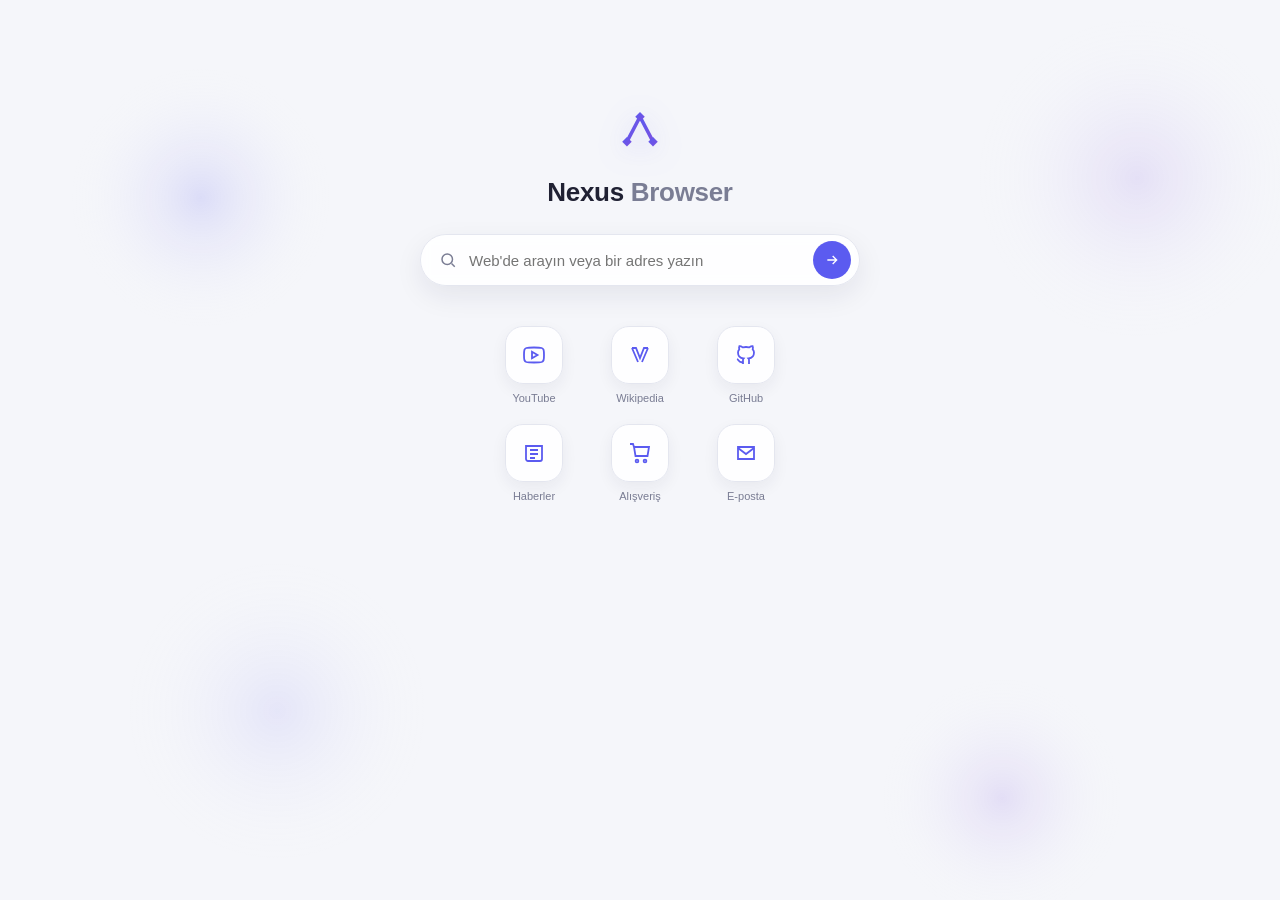
<file: app/src/main/assets/home/index.html>
<!DOCTYPE html>
<html lang="tr">
<head>
<meta charset="UTF-8" />
<meta name="viewport" content="width=device-width, initial-scale=1, maximum-scale=1" />
<title>Yeni Sekme</title>
<style>
  :root {
    --bg:#f5f6fa; --surface:#ffffff; --border:#e4e6ef; --text:#202133; --text-dim:#7a7d94;
    --accent:#5b5bf0; --accent2:#7a4fe0;
  }
  [data-theme="true"] {
    --bg:#0f0f14; --surface:#1a1a24; --border:#2a2a3a; --text:#e8e8ee; --text-dim:#8a8a9a;
  }
  * { box-sizing: border-box; }
  html, body {
    margin: 0; height: 100%; overflow-x: hidden;
    background: var(--bg);
    color: var(--text);
    font-family: -apple-system, Roboto, "Segoe UI", Arial, sans-serif;
  }
  #bgCanvas { position: fixed; inset: 0; width: 100%; height: 100%; z-index: 0; }
  .page {
    position: relative; z-index: 1;
    display: flex; flex-direction: column; align-items: center;
    min-height: 100%;
    padding: 11vh 20px 40px 20px;
  }
  .logo-mark { width: 64px; height: 64px; margin-bottom: 14px; filter: drop-shadow(0 6px 14px rgba(91,91,240,.28)); }
  .logo-text { font-size: 26px; font-weight: 800; letter-spacing: -0.3px; margin-bottom: 26px; }
  .logo-text .dim { color: var(--text-dim); font-weight: 600; }

  form.search {
    width: 100%; max-width: 440px; height: 52px;
    background: rgba(255,255,255,.9); backdrop-filter: blur(6px);
    border: 1px solid var(--border); border-radius: 999px;
    display: flex; align-items: center; padding: 0 8px 0 18px; gap: 10px;
    box-shadow: 0 10px 28px rgba(30,30,60,.08);
    transition: box-shadow .2s ease, transform .15s ease;
  }
  form.search:focus-within { box-shadow: 0 10px 30px rgba(91,91,240,.22); transform: translateY(-1px); }
  form.search svg { width: 18px; height: 18px; stroke: var(--text-dim); fill: none; stroke-width: 2; flex-shrink: 0; }
  form.search input { flex: 1; border: none; outline: none; background: transparent; font-size: 15px; color: var(--text); }
  form.search button {
    width: 38px; height: 38px; border-radius: 50%; border: none;
    background: var(--accent); color: #fff; display: flex; align-items: center; justify-content: center; flex-shrink: 0;
  }
  form.search button svg { stroke: #fff; width: 16px; height: 16px; }

  .quick-links {
    display: grid; grid-template-columns: repeat(3, 86px); gap: 20px; margin-top: 40px; justify-content: center;
  }
  .quick-link { display: flex; flex-direction: column; align-items: center; gap: 8px; text-decoration: none; }
  .qcard {
    width: 58px; height: 58px; border-radius: 18px;
    background: rgba(255,255,255,.85); backdrop-filter: blur(4px);
    border: 1px solid var(--border);
    display: flex; align-items: center; justify-content: center;
    box-shadow: 0 6px 16px rgba(30,30,60,.06);
    transition: transform .15s ease;
  }
  .quick-link:active .qcard { transform: scale(.94); }
  .qcard svg { width: 24px; height: 24px; stroke: var(--accent); fill: none; stroke-width: 1.8; }
  .qlabel { font-size: 11px; color: var(--text-dim); text-align: center; }
</style>
</head>
<body>
  <canvas id="bgCanvas"></canvas>

  <div class="page">
    <svg class="logo-mark" viewBox="0 0 108 108">
      <defs>
        <linearGradient id="g1" x1="0" y1="0" x2="1" y2="1">
          <stop offset="0" stop-color="#5b5bf0"/><stop offset="1" stop-color="#7a4fe0"/>
        </linearGradient>
      </defs>
      <path d="M54,30 L32,72" stroke="url(#g1)" stroke-width="6" stroke-linecap="round"/>
      <path d="M32,72 L76,72" stroke="url(#g1)" stroke-width="6" stroke-linecap="round"/>
      <path d="M76,72 L54,30" stroke="url(#g1)" stroke-width="6" stroke-linecap="round"/>
      <path fill="url(#g1)" d="M54,22 L62,30 L54,38 L46,30 Z"/>
      <path fill="url(#g1)" d="M32,64 L40,72 L32,80 L24,72 Z"/>
      <path fill="url(#g1)" d="M76,64 L84,72 L76,80 L68,72 Z"/>
    </svg>
    <div class="logo-text">Nexus<span class="dim"> Browser</span></div>

    <form class="search" action="javascript:void(0)" id="searchForm">
      <svg viewBox="0 0 24 24"><circle cx="11" cy="11" r="7"/><path d="M21 21l-4.3-4.3"/></svg>
      <input type="text" id="q" placeholder="Web'de arayın veya bir adres yazın" autocomplete="off" />
      <button type="submit" aria-label="Ara"><svg viewBox="0 0 24 24"><path d="M5 12h14M13 6l6 6-6 6"/></svg></button>
    </form>

    <div class="quick-links">
      <a class="quick-link" href="https://www.youtube.com">
        <div class="qcard"><svg viewBox="0 0 24 24"><path d="M22 12s0-3.5-.4-5.1c-.3-.9-1-1.6-1.9-1.9C18 4.5 12 4.5 12 4.5s-6 0-7.7.5c-.9.3-1.6 1-1.9 1.9C2 8.5 2 12 2 12s0 3.5.4 5.1c.3.9 1 1.6 1.9 1.9 1.7.5 7.7.5 7.7.5s6 0 7.7-.5c.9-.3 1.6-1 1.9-1.9.4-1.6.4-5.1.4-5.1Z"/><path d="M10 15.2 15.5 12 10 8.8Z"/></svg></div>
        <div class="qlabel">YouTube</div>
      </a>
      <a class="quick-link" href="https://www.wikipedia.org">
        <div class="qcard"><svg viewBox="0 0 24 24"><path d="M4 5h4l4 10 4-10h4M4 5l6 14M20 5l-6 14"/></svg></div>
        <div class="qlabel">Wikipedia</div>
      </a>
      <a class="quick-link" href="https://www.github.com">
        <div class="qcard"><svg viewBox="0 0 24 24"><path d="M9 19c-4.3 1.4-4.3-2.5-6-3m12 5v-3.5c0-1 .1-1.4-.5-2 2.8-.3 5.5-1.4 5.5-6a4.6 4.6 0 0 0-1.3-3.2 4.2 4.2 0 0 0-.1-3.2s-1.1-.3-3.5 1.3a12.3 12.3 0 0 0-6.2 0C6.5 2.8 5.4 3.1 5.4 3.1a4.2 4.2 0 0 0-.1 3.2A4.6 4.6 0 0 0 4 9.5c0 4.6 2.7 5.7 5.5 6-.6.6-.6 1.2-.5 2V21"/></svg></div>
        <div class="qlabel">GitHub</div>
      </a>
      <a class="quick-link" href="https://www.google.com/search?q=g%C3%BCncel%20haberler">
        <div class="qcard"><svg viewBox="0 0 24 24"><path d="M4 5h16v13a2 2 0 0 1-2 2H6a2 2 0 0 1-2-2Z"/><path d="M8 9h8M8 13h8M8 17h5"/></svg></div>
        <div class="qlabel">Haberler</div>
      </a>
      <a class="quick-link" href="https://www.google.com/search?q=online%20al%C4%B1%C5%9Fveri%C5%9F">
        <div class="qcard"><svg viewBox="0 0 24 24"><path d="M6 6h15l-1.5 9h-12Z"/><path d="M6 6 5 3H2"/><circle cx="9" cy="20" r="1.4"/><circle cx="17" cy="20" r="1.4"/></svg></div>
        <div class="qlabel">Alışveriş</div>
      </a>
      <a class="quick-link" href="https://mail.google.com">
        <div class="qcard"><svg viewBox="0 0 24 24"><path d="M4 6h16v12H4Z"/><path d="m4 7 8 6 8-6"/></svg></div>
        <div class="qlabel">E-posta</div>
      </a>
    </div>
  </div>

  <script>
    document.getElementById('searchForm').addEventListener('submit', function () {
      var q = document.getElementById('q').value.trim();
      if (!q) return;
      window.location.href = 'file:///android_asset/search/index.html?q=' + encodeURIComponent(q);
    });

    // ---- Hafif, zarif animasyonlu arka plan (yumuşak renkli daireler) ----
    (function () {
      var c = document.getElementById('bgCanvas');
      var ctx = c.getContext('2d');
      var w, h, dpr = Math.min(window.devicePixelRatio || 1, 2);
      function resize() {
        w = window.innerWidth; h = window.innerHeight;
        c.width = w * dpr; c.height = h * dpr;
        c.style.width = w + 'px'; c.style.height = h + 'px';
        ctx.setTransform(dpr, 0, 0, dpr, 0, 0);
      }
      resize();
      window.addEventListener('resize', resize);

      var blobs = [
        { x: 0.15, y: 0.18, r: 130, c: 'rgba(91,91,240,0.16)', dx: 0.00012, dy: 0.00009, t: 0 },
        { x: 0.85, y: 0.22, r: 160, c: 'rgba(122,79,224,0.13)', dx: -0.00010, dy: 0.00011, t: 2 },
        { x: 0.25, y: 0.82, r: 150, c: 'rgba(91,91,240,0.10)', dx: 0.00009, dy: -0.00010, t: 4 },
        { x: 0.80, y: 0.85, r: 120, c: 'rgba(122,79,224,0.14)', dx: -0.00011, dy: -0.00008, t: 6 }
      ];

      function frame(ts) {
        ctx.clearRect(0, 0, w, h);
        blobs.forEach(function (b) {
          var bx = (b.x + Math.sin(ts * b.dx + b.t) * 0.04) * w;
          var by = (b.y + Math.cos(ts * b.dy + b.t) * 0.04) * h;
          var grad = ctx.createRadialGradient(bx, by, 0, bx, by, b.r);
          grad.addColorStop(0, b.c);
          grad.addColorStop(1, 'rgba(255,255,255,0)');
          ctx.fillStyle = grad;
          ctx.beginPath(); ctx.arc(bx, by, b.r, 0, Math.PI * 2); ctx.fill();
        });
        requestAnimationFrame(frame);
      }
      requestAnimationFrame(frame);
    })();
  </script>
</body>
</html>
</file>
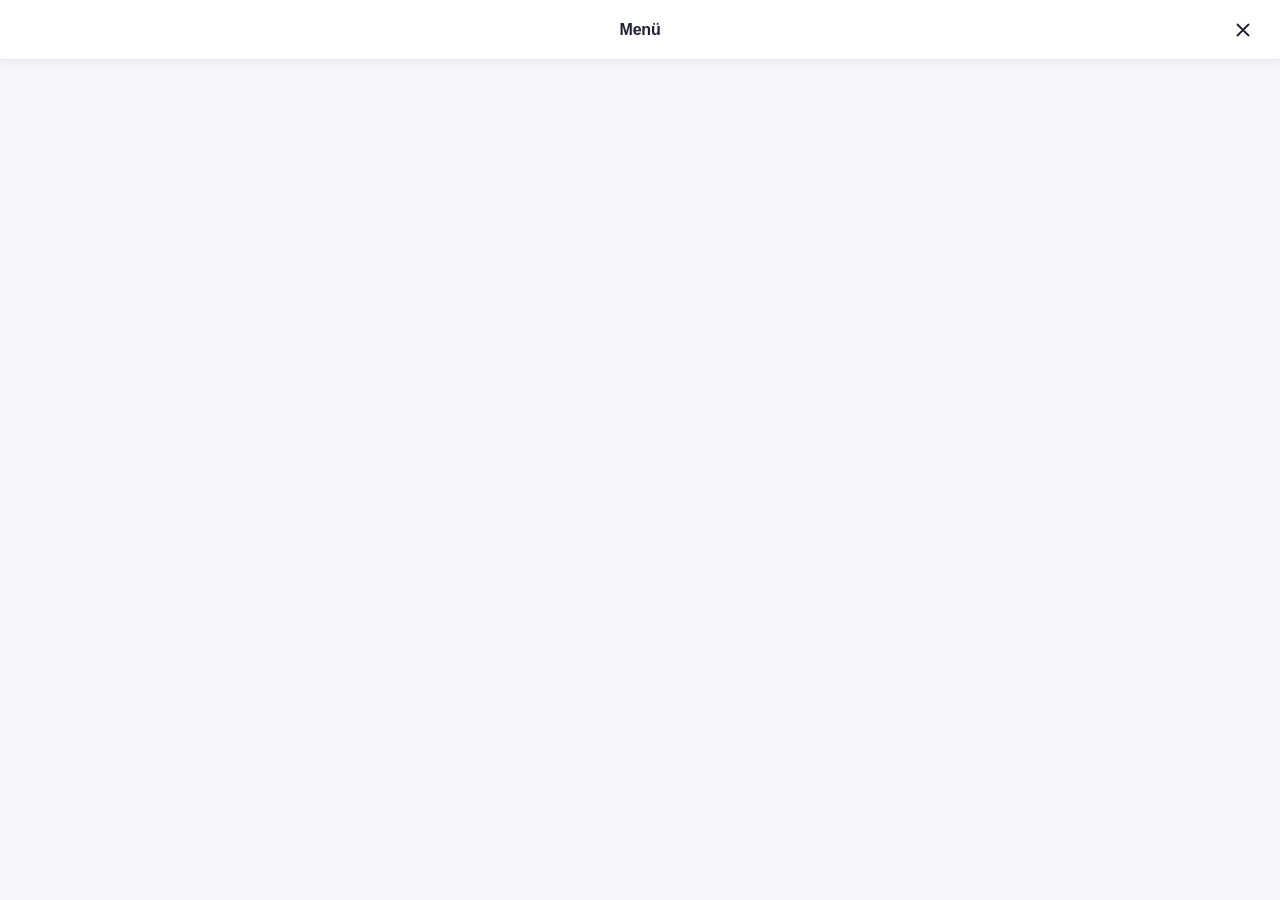
<file: app/src/main/assets/overlay/index.html>
<!DOCTYPE html>
<html lang="tr">
<head>
<meta charset="UTF-8" />
<meta name="viewport" content="width=device-width, initial-scale=1, maximum-scale=1, user-scalable=no" />
<link rel="stylesheet" href="css/style.css" />
</head>
<body>
  <div class="header">
    <button class="head-btn" id="backBtn" style="visibility:hidden;"></button>
    <div class="head-title" id="headTitle">Menü</div>
    <button class="head-btn" id="closeBtn"></button>
  </div>
  <div class="body" id="body"></div>
  <script src="js/renderer.js"></script>
</body>
</html>
</file>
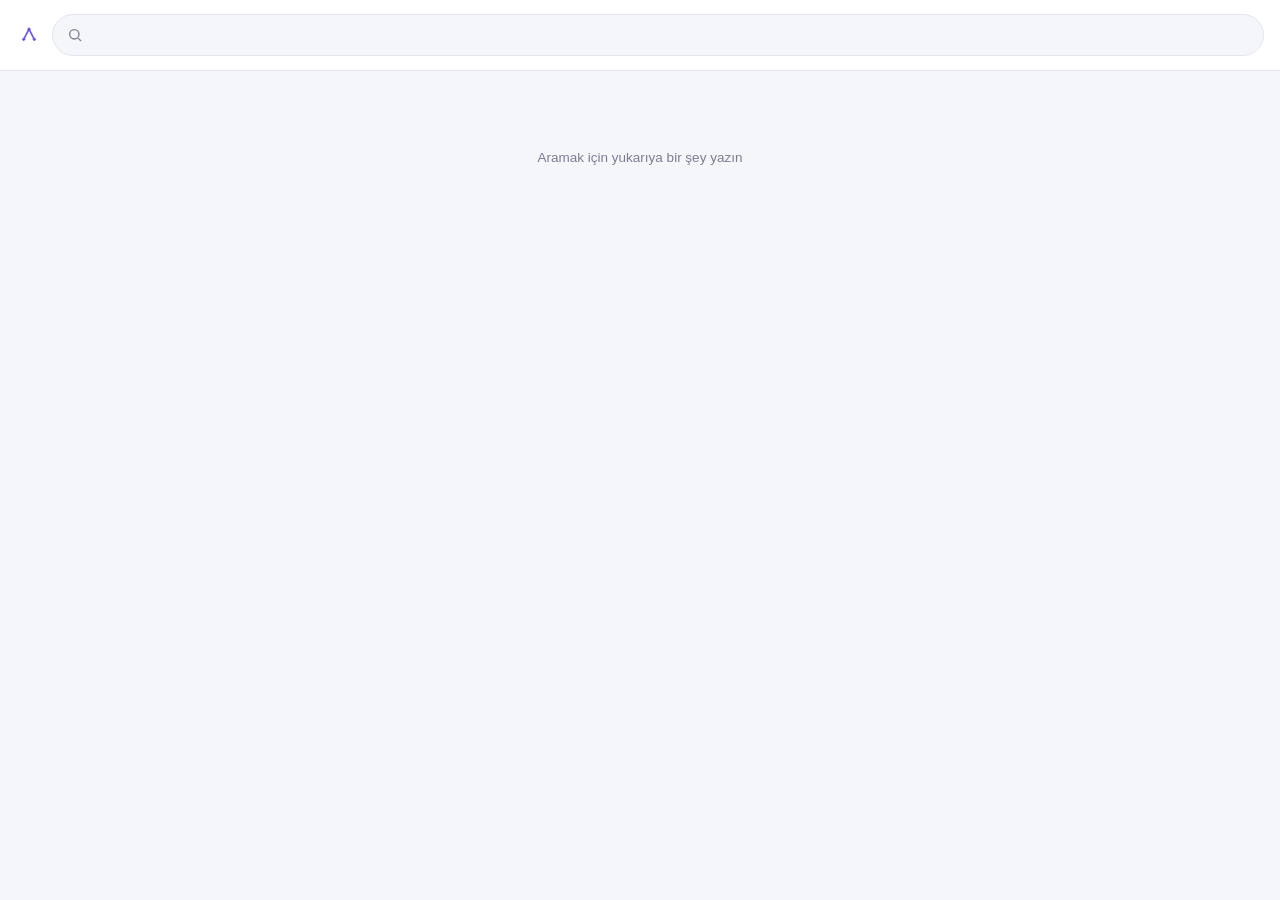
<file: app/src/main/assets/search/index.html>
<!DOCTYPE html>
<html lang="tr">
<head>
<meta charset="UTF-8" />
<meta name="viewport" content="width=device-width, initial-scale=1, maximum-scale=1" />
<title>Nexus — Arama</title>
<style>
  :root { --bg:#f5f6fa; --surface:#ffffff; --border:#e4e6ef; --text:#202133; --text-dim:#7a7d94; --accent:#5b5bf0; }
  [data-theme="true"] { --bg:#0f0f14; --surface:#1a1a24; --border:#2a2a3a; --text:#e8e8ee; --text-dim:#8a8a9a; }
  * { box-sizing: border-box; }
  html, body { margin: 0; min-height: 100%; background: var(--bg); color: var(--text); font-family: -apple-system, Roboto, "Segoe UI", Arial, sans-serif; }
  .topbar { display: flex; align-items: center; gap: 10px; padding: 14px 16px; background: var(--surface); border-bottom: 1px solid var(--border); }
  .topbar .mark { width: 26px; height: 26px; flex-shrink: 0; }
  form.search {
    flex: 1; height: 42px; background: var(--bg); border: 1px solid var(--border); border-radius: 999px;
    display: flex; align-items: center; padding: 0 14px; gap: 8px;
  }
  form.search input { flex: 1; border: none; outline: none; background: transparent; font-size: 14px; color: var(--text); }
  form.search svg { width: 16px; height: 16px; stroke: var(--text-dim); fill: none; stroke-width: 2; }

  .results { max-width: 640px; margin: 0 auto; padding: 16px; }
  .result-card {
    background: var(--surface); border: 1px solid var(--border); border-radius: 14px;
    padding: 14px 16px; margin-bottom: 12px; text-decoration: none; display: block; color: inherit;
    transition: box-shadow .15s ease, transform .15s ease;
  }
  .result-card:active { transform: scale(.99); }
  .result-url { font-size: 11.5px; color: #23a55a; margin-bottom: 4px; word-break: break-all; }
  .result-title { font-size: 15px; font-weight: 700; color: var(--accent); margin-bottom: 4px; }
  .result-snippet { font-size: 13px; color: var(--text-dim); line-height: 1.4; }

  .state { text-align: center; color: var(--text-dim); font-size: 13.5px; margin-top: 60px; padding: 0 24px; line-height: 1.6; }
  .spinner {
    width: 30px; height: 30px; margin: 0 auto 14px auto; border-radius: 50%;
    border: 3px solid var(--border); border-top-color: var(--accent);
    animation: spin 0.8s linear infinite;
  }
  @keyframes spin { to { transform: rotate(360deg); } }
</style>
</head>
<body>
  <div class="topbar">
    <svg class="mark" viewBox="0 0 108 108">
      <defs><linearGradient id="g1" x1="0" y1="0" x2="1" y2="1"><stop offset="0" stop-color="#5b5bf0"/><stop offset="1" stop-color="#7a4fe0"/></linearGradient></defs>
      <path d="M54,30 L32,72" stroke="url(#g1)" stroke-width="7" stroke-linecap="round"/>
      <path d="M32,72 L76,72" stroke="url(#g1)" stroke-width="7" stroke-linecap="round"/>
      <path d="M76,72 L54,30" stroke="url(#g1)" stroke-width="7" stroke-linecap="round"/>
      <path fill="url(#g1)" d="M54,22 L62,30 L54,38 L46,30 Z"/>
      <path fill="url(#g1)" d="M32,64 L40,72 L32,80 L24,72 Z"/>
      <path fill="url(#g1)" d="M76,64 L84,72 L76,80 L68,72 Z"/>
    </svg>
    <form class="search" id="searchForm">
      <svg viewBox="0 0 24 24"><circle cx="11" cy="11" r="7"/><path d="M21 21l-4.3-4.3"/></svg>
      <input type="text" id="q" autocomplete="off" />
    </form>
  </div>

  <div class="results" id="results">
    <div class="state"><div class="spinner"></div>Aranıyor…</div>
  </div>

  <script>
    function getQuery() {
      const m = window.location.search.match(/[?&]q=([^&]+)/);
      return m ? decodeURIComponent(m[1].replace(/\+/g, ' ')) : '';
    }
    function escapeHtml(s) {
      return String(s).replace(/[&<>"']/g, c => ({'&':'&amp;','<':'&lt;','>':'&gt;','"':'&quot;',"'":'&#39;'}[c]));
    }

    const query = getQuery();
    document.getElementById('q').value = query;
    if (!query) {
      document.getElementById('results').innerHTML = '<div class="state">Aramak için yukarıya bir şey yazın</div>';
    }
    document.getElementById('searchForm').addEventListener('submit', function (e) {
      e.preventDefault();
      const v = document.getElementById('q').value.trim();
      if (v) window.location.href = 'file:///android_asset/search/index.html?q=' + encodeURIComponent(v);
    });

    window.NexusSearch = {
      onResults(raw) {
        const box = document.getElementById('results');
        if (raw === 'NOKEY') {
          box.innerHTML = '<div class="state">Arama motoru yapılandırılmamış.</div>';
          return;
        }
        if (raw.startsWith('ERROR:')) {
          box.innerHTML = '<div class="state">Arama sırasında bir sorun oluştu.<br>' + escapeHtml(raw.slice(6)) + '</div>';
          return;
        }
        try {
          const data = JSON.parse(raw);
          const items = data || [];
          if (!items.length) { box.innerHTML = '<div class="state">Sonuç bulunamadı</div>'; return; }
          box.innerHTML = items.map(it => `
            <a class="result-card" href="${escapeHtml(it.url || '')}">
              <div class="result-url">${escapeHtml(it.url || '')}</div>
              <div class="result-title">${escapeHtml(it.title || '')}</div>
              <div class="result-snippet">${escapeHtml(it.snippet || '')}</div>
            </a>
          `).join('');
        } catch (e) {
          box.innerHTML = '<div class="state">Sonuçlar okunamadı</div>';
        }
      }
    };

    // Arama, Kotlin tarafında (TabManager) DuckDuckGo üzerinden başlatılır ve sonuçlar buraya enjekte edilir.
    // window.AndroidHost buradan çağrılmaz.

  </script>
</body>
</html>
</file>
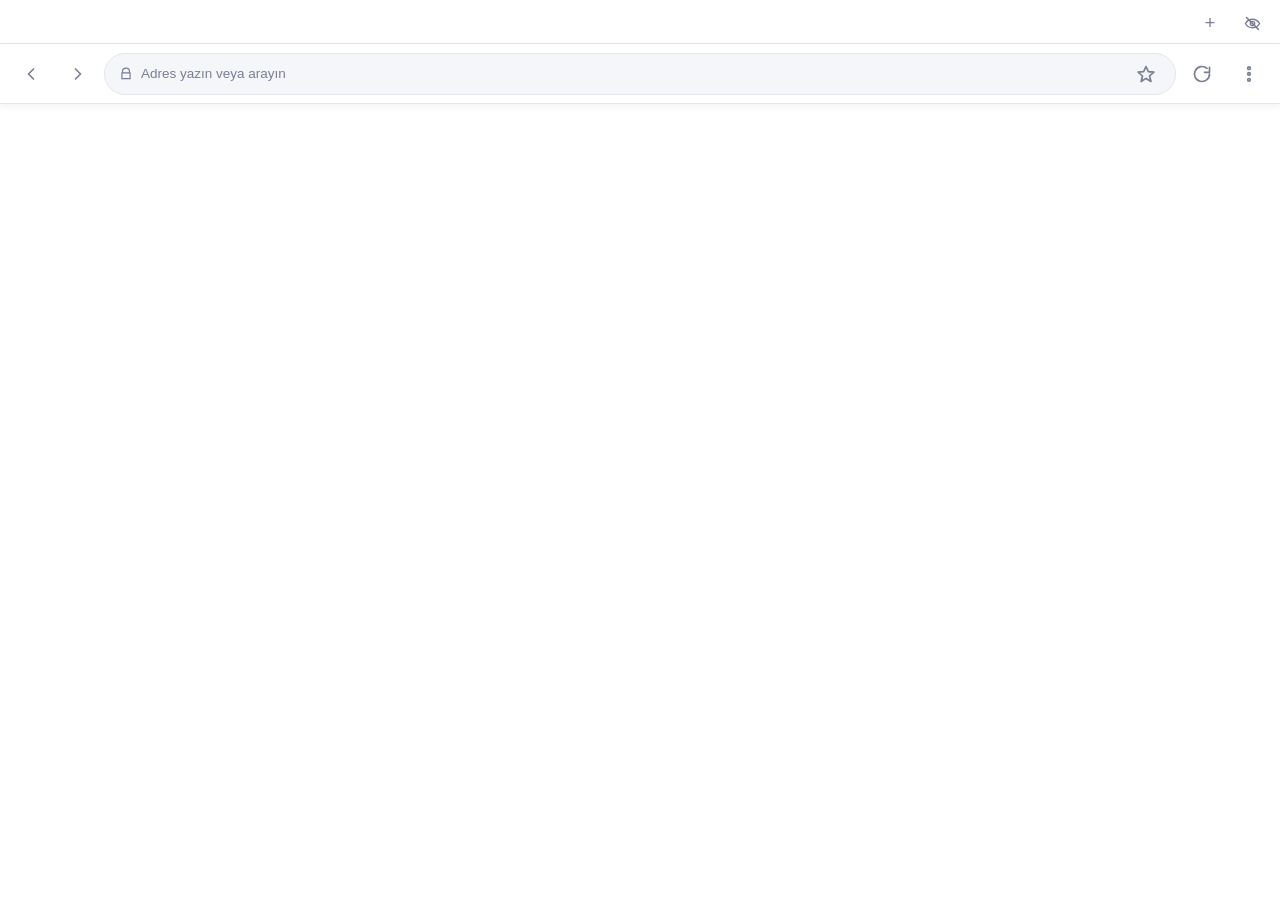
<file: app/src/main/assets/top/index.html>
<!DOCTYPE html>
<html lang="tr">
<head>
<meta charset="UTF-8" />
<meta name="viewport" content="width=device-width, initial-scale=1, maximum-scale=1, user-scalable=no" />
<link rel="stylesheet" href="css/style.css" />
</head>
<body>

  <div class="tabstrip" id="tabstrip">
    <div class="tabs" id="tabs"></div>
    <button class="mini-btn" id="newTabBtn" title="Yeni sekme">+</button>
    <button class="mini-btn" id="newPrivateTabBtn" title="Gizli sekme">
      <svg viewBox="0 0 24 24"><path d="M2 12s3.5-6 10-6 10 6 10 6-3.5 6-10 6-10-6-10-6z"/><circle cx="12" cy="12" r="3"/><path d="M3 3l18 18"/></svg>
    </button>
  </div>

  <div class="toolbar">
    <button id="backBtn" class="icon-btn" title="Geri"><svg viewBox="0 0 24 24"><path d="M15 18l-6-6 6-6"/></svg></button>
    <button id="forwardBtn" class="icon-btn" title="İleri"><svg viewBox="0 0 24 24"><path d="M9 18l6-6-6-6"/></svg></button>

    <div class="address-bar-wrap">
      <svg class="lock-icon" id="lockIcon" viewBox="0 0 24 24"><path d="M6 10V8a6 6 0 0 1 12 0v2M5 10h14v10H5z"/></svg>
      <input id="addressBar" class="address-bar" type="text" placeholder="Adres yazın veya arayın" autocomplete="off" spellcheck="false" />
      <button id="starBtn" class="icon-btn ghost" title="Yer imi"><svg viewBox="0 0 24 24"><path d="M12 17.3 6.2 21l1.6-6.6L2.5 9.7l6.7-.6L12 3l2.8 6.1 6.7.6-5.3 4.7L18 21z"/></svg></button>
    </div>
    <div class="suggest-box" id="suggestBox"></div>

    <button id="reloadBtn" class="icon-btn" title="Yenile"><svg viewBox="0 0 24 24"><path d="M21 12a9 9 0 1 1-3-6.7M21 4v6h-6"/></svg></button>
    <button id="menuBtn" class="icon-btn" title="Menü"><svg viewBox="0 0 24 24"><circle cx="12" cy="5" r="1.6"/><circle cx="12" cy="12" r="1.6"/><circle cx="12" cy="19" r="1.6"/></svg></button>
  </div>

  <script src="js/renderer.js"></script>
</body>
</html>
</file>
<file: app/src/main/assets/overlay/css/style.css>
:root {
  --bg: #f5f6fa;
  --surface: #ffffff;
  --border: #e4e6ef;
  --text: #202133;
  --text-dim: #7a7d94;
  --accent: #5b5bf0;
  --accent-hover: #4a4ae0;
  --accent-dim: #eceaff;
  --danger: #ef4759;
  --success: #23a55a;
  --warning: #e08a2c;
  --shadow-sm: 0 2px 8px rgba(20,20,50,.06);
  --shadow-md: 0 6px 18px rgba(20,20,50,.10);
  --radius: 16px;
  --transition: 200ms cubic-bezier(.4,0,.2,1);
}
[data-theme="true"] {
  --bg: #0b0b12;
  --surface: #15151f;
  --border: #222230;
  --text: #e8e8ee;
  --text-dim: #8a8a9a;
  --accent-dim: #252540;
  --shadow-sm: 0 2px 8px rgba(0,0,0,.30);
  --shadow-md: 0 6px 18px rgba(0,0,0,.40);
}
* { box-sizing: border-box; -webkit-tap-highlight-color: transparent; }
html, body {
  margin: 0; height: 100%;
  background: var(--bg);
  color: var(--text);
  font-family: -apple-system, BlinkMacSystemFont, Roboto, "Segoe UI", Arial, sans-serif;
  font-size: 14px;
  overflow: hidden;
}
/* ---------- Animasyonlar ---------- */
@keyframes fadeIn {
  from { opacity: 0; transform: translateY(8px); }
  to   { opacity: 1; transform: translateY(0); }
}
@keyframes slideIn {
  from { transform: translateX(100%); }
  to   { transform: translateX(0); }
}
@keyframes pulse {
  0%   { opacity: 1; }
  50%  { opacity: .55; }
  100% { opacity: 1; }
}
.fade-in { animation: fadeIn .28s var(--transition) both; }
.slide-in { animation: slideIn .24s var(--transition) both; }
.pulse { animation: pulse 1.4s infinite; }
/* ---------- Header ---------- */
.header {
  display: flex; align-items: center; justify-content: space-between;
  height: 60px; padding: 0 14px;
  background: var(--surface);
  border-bottom: 1px solid var(--border);
  box-shadow: var(--shadow-sm);
  z-index: 100;
}
.head-btn {
  width: 46px; height: 46px; border: none; background: transparent;
  font-size: 18px; color: var(--text); border-radius: 14px;
  display: flex; align-items: center; justify-content: center;
  transition: background .18s ease, transform .1s ease;
}
.head-btn:active { background: var(--accent-dim); transform: scale(.94); }
.head-btn svg { width: 22px; height: 22px; stroke: var(--text); fill: none; stroke-width: 2; stroke-linecap: round; stroke-linejoin: round; }
.head-title { font-size: 16px; font-weight: 800; letter-spacing: -.2px; }
/* ---------- Body ---------- */
.body {
  height: calc(100% - 60px); overflow-y: auto; padding: 16px;
  transition: opacity .2s ease, transform .2s ease;
}
/* ---------- Section Title ---------- */
.section-title {
  font-size: 10px; font-weight: 900; color: var(--text-dim);
  text-transform: uppercase; letter-spacing: 1px;
  margin: 18px 4px 12px 4px; display: flex; align-items: center; gap: 10px;
}
.section-title::before {
  content: ""; width: 6px; height: 6px; border-radius: 50%;
  background: var(--accent); box-shadow: 0 0 8px var(--accent);
}
/* ---------- Menu Item ---------- */
.menu-item {
  display: flex; align-items: center; justify-content: space-between;
  padding: 15px 18px; background: var(--surface); border-radius: var(--radius);
  margin-bottom: 12px; border: 1px solid var(--border);
  box-shadow: var(--shadow-sm);
  transition: all .18s ease; cursor: pointer;
}
.menu-item:active { background: var(--accent-dim); transform: translateY(-1px); box-shadow: var(--shadow-md); }
.menu-item .m-text { flex: 1; min-width: 0; }
.menu-item .m-label { font-size: 14.5px; font-weight: 700; color: var(--text); }
.menu-item .m-sub { font-size: 11.5px; color: var(--text-dim); margin-top: 3px; line-height: 1.4; }
.menu-item .chev { color: var(--text-dim); font-size: 16px; }
.switch-row input[type="checkbox"] { width: 48px; height: 26px; accent-color: var(--accent); }
/* ---------- List Item ---------- */
.list-item {
  padding: 16px; background: var(--surface); border-radius: 14px;
  margin-bottom: 10px; border: 1px solid var(--border);
  box-shadow: var(--shadow-sm);
  transition: transform .15s ease;
}
.list-item:active { transform: scale(.985); }
.list-item .l-title { font-size: 13.5px; font-weight: 700; white-space: nowrap; overflow: hidden; text-overflow: ellipsis; color: var(--text); }
.list-item .l-sub { font-size: 11.5px; color: var(--text-dim); white-space: nowrap; overflow: hidden; text-overflow: ellipsis; margin-top: 4px; }
/* ---------- Empty State ---------- */
.empty { text-align: center; color: var(--text-dim); font-size: 13px; margin-top: 90px; line-height: 1.6; }
/* ---------- Forms ---------- */
.pw-form { display: flex; flex-direction: column; gap: 12px; margin-bottom: 18px; }
.pw-form input {
  padding: 14px; border: 1px solid var(--border); border-radius: 14px;
  font-size: 14.5px; background: var(--surface); color: var(--text); outline: none;
  transition: border-color .18s ease, box-shadow .18s ease;
}
.pw-form input:focus { border-color: var(--accent); box-shadow: 0 0 0 4px rgba(91,91,240,.12); }
.pw-strength { font-size: 11.5px; min-height: 14px; padding-left: 2px; }
.pw-strength.weak { color: var(--danger); font-weight: 700; }
.pw-strength.ok { color: var(--success); font-weight: 700; }
/* ---------- Buttons ---------- */
.primary-btn {
  width: 100%; padding: 15px; border: none; border-radius: 14px;
  background: var(--accent); color: #fff; font-weight: 800; font-size: 14.5px;
  transition: opacity .15s ease, transform .1s ease, box-shadow .15s ease;
  box-shadow: 0 4px 14px rgba(91,91,240,.28);
}
.primary-btn:active { opacity: .92; transform: scale(.97); box-shadow: 0 2px 8px rgba(91,91,240,.20); }
.secondary-btn {
  width: 100%; padding: 14px; border: 1px solid var(--border); border-radius: 14px;
  background: var(--surface); color: var(--text); font-weight: 700; font-size: 14px;
  transition: all .18s ease;
}
.secondary-btn:active { background: var(--accent-dim); }
/* ---------- Icons ---------- */
.ico { display: flex; align-items: center; justify-content: center; flex-shrink: 0; color: var(--accent); }
.ico svg { width: 20px; height: 20px; fill: none; stroke: currentColor; stroke-width: 1.8; stroke-linecap: round; stroke-linejoin: round; }
.ico.sm svg { width: 16px; height: 16px; }
.ico.xl { width: 60px; height: 60px; margin: 0 auto 10px auto; }
.ico.xl svg { width: 60px; height: 60px; stroke-width: 1.4; }
/* ---------- Mode Item ---------- */
.mode-item.mode-active { border-color: var(--accent); background: var(--accent-dim); }
/* ---------- Field Block ---------- */
.field-block { padding: 4px 2px 16px 2px; }
.field-block .m-label { margin-bottom: 8px; font-size: 13px; font-weight: 700; color: var(--text-dim); }
.text-input {
  width: 100%; padding: 13px 16px; border: 1px solid var(--border); border-radius: 14px;
  font-size: 14.5px; background: var(--surface); color: var(--text);
}
/* ---------- Swatches ---------- */
.swatch-row { display: flex; gap: 12px; flex-wrap: wrap; padding: 4px; }
.swatch { width: 50px; height: 50px; border-radius: 50%; border: 3px solid transparent; box-shadow: 0 2px 10px rgba(0,0,0,.14); cursor: pointer; transition: transform .15s ease, border-color .15s ease; }
.swatch:active { transform: scale(.92); }
/* ---------- İndirme Listesi ---------- */
.download-progress {
  height: 6px; background: var(--border); border-radius: 3px; overflow: hidden;
  margin-top: 6px;
}
.download-progress-bar {
  height: 100%; background: var(--accent); border-radius: 3px;
  transition: width .3s ease;
}
.download-actions { display: flex; gap: 6px; flex-shrink: 0; }
/* ---------- Privacy Stat ---------- */
.privacy-stat { text-align: center; padding: 70px 10px; }
.privacy-number { font-size: 56px; font-weight: 900; color: var(--accent); }
.privacy-label { font-size: 13.5px; color: var(--text-dim); margin-top: 12px; }
</file>
<file: app/src/main/assets/top/css/style.css>
:root {
  --bg: #f5f6fa;
  --surface: #ffffff;
  --border: #e4e6ef;
  --text: #202133;
  --text-dim: #7a7d94;
  --accent: #5b5bf0;
  --accent-hover: #4a4ae0;
  --accent-dim: #eceaff;
  --shadow-sm: 0 2px 8px rgba(20,20,50,.06);
  --shadow-md: 0 6px 18px rgba(20,20,50,.10);
  --radius: 16px;
  --transition: 200ms cubic-bezier(.4,0,.2,1);
}
[data-theme="true"] {
  --bg: #0b0b12;
  --surface: #15151f;
  --border: #222230;
  --text: #e8e8ee;
  --text-dim: #8a8a9a;
  --accent-dim: #252540;
  --shadow-sm: 0 2px 8px rgba(0,0,0,.30);
  --shadow-md: 0 6px 18px rgba(0,0,0,.40);
}
* { box-sizing: border-box; -webkit-tap-highlight-color: transparent; }
html, body {
  margin: 0; padding: 0; height: 100%;
  background: var(--surface);
  color: var(--text);
  font-family: -apple-system, BlinkMacSystemFont, Roboto, "Segoe UI", Arial, sans-serif;
  font-size: 14px;
  overflow: hidden;
  user-select: none;
}
/* ---------- Tabstrip ---------- */
.tabstrip {
  display: flex; align-items: center; height: 44px;
  padding: 4px 10px 0 10px; gap: 6px; background: var(--surface);
  border-bottom: 1px solid var(--border);
  box-shadow: var(--shadow-sm);
  z-index: 50;
}
.tabs { display: flex; align-items: center; gap: 6px; overflow-x: auto; flex: 1; height: 100%; }
.tabs::-webkit-scrollbar { display: none; }
.tab {
  display: flex; align-items: center; gap: 6px; max-width: 160px;
  height: 34px; padding: 0 12px; background: #eceef5;
  border-radius: 999px; flex-shrink: 0; border: 1px solid var(--border);
  transition: all .18s ease; overflow: hidden;
}
.tab.active { background: var(--accent-dim); border-color: var(--accent); box-shadow: inset 0 0 0 1px rgba(91,91,240,.35); }
.tab.private { background: #efeaff; }
.tab .favicon { width: 16px; height: 16px; border-radius: 6px;
  background: var(--accent); color: #fff; font-size: 10px; font-weight: 900;
  display: flex; align-items: center; justify-content: center; flex-shrink: 0; }
.tab.private .favicon { background: #7a4fe0; }
.tab .title { font-size: 12px; font-weight: 600; white-space: nowrap; overflow: hidden; text-overflow: ellipsis; max-width: 90px; color: var(--text); }
.tab .close { font-size: 12px; color: var(--text-dim); padding: 0 2px; display: flex; align-items: center; opacity: 0; transition: opacity .18s ease; }
.tab.active .close { opacity: 1; }
.tab .close svg { width: 12px; height: 12px; stroke: currentColor; fill: none; stroke-width: 2.2; }
.tab:active { transform: scale(.97); background: #dbe1f2; }
.tab.active:active { background: #d9d9f5; }
/* ---------- Mini Buttons ---------- */
.mini-btn {
  width: 36px; height: 36px; border: none; background: transparent;
  color: var(--text-dim); font-size: 18px; border-radius: 50%; flex-shrink: 0;
  display: flex; align-items: center; justify-content: center;
  transition: all .18s ease;
}
.mini-btn svg { width: 17px; height: 17px; stroke: currentColor; fill: none; stroke-width: 2; }
.mini-btn:active { background: var(--accent-dim); color: var(--accent); transform: scale(.92); }
/* ---------- Toolbar ---------- */
.toolbar {
  position: relative; display: flex; align-items: center; gap: 5px;
  height: 60px; padding: 0 10px; border-bottom: 1px solid var(--border);
  background: var(--surface); box-shadow: var(--shadow-sm);
  z-index: 50;
}
.suggest-box {
  position: absolute; top: 56px; left: 52px; right: 46px;
  background: var(--surface); border: 1px solid var(--border); border-radius: 16px;
  box-shadow: 0 12px 32px rgba(20,20,50,.18); z-index: 60; overflow: hidden; display: none;
}
.suggest-box.open { display: block; animation: fadeIn .18s var(--transition) both; }
.suggest-item { padding: 13px 16px; border-bottom: 1px solid var(--border); cursor: pointer; transition: background .15s ease; }
.suggest-item:last-child { border-bottom: none; }
.suggest-item:active { background: var(--accent-dim); }
.suggest-item .s-title { font-size: 13px; font-weight: 700; white-space: nowrap; overflow: hidden; text-overflow: ellipsis; color: var(--text); }
.suggest-item .s-url { font-size: 11px; color: var(--text-dim); white-space: nowrap; overflow: hidden; text-overflow: ellipsis; }
/* ---------- Icon Buttons ---------- */
.icon-btn {
  width: 42px; height: 42px; border: none; background: transparent; border-radius: 12px;
  display: flex; align-items: center; justify-content: center; color: var(--text-dim);
  flex-shrink: 0; transition: all .18s ease;
}
.icon-btn svg { width: 20px; height: 20px; fill: none; stroke: currentColor; stroke-width: 2; stroke-linecap: round; stroke-linejoin: round; }
.icon-btn:active { background: var(--accent-dim); color: var(--accent); transform: scale(.92); }
.icon-btn:disabled { opacity: .35; cursor: not-allowed; }
.icon-btn.active-toggle { color: var(--accent); background: var(--accent-dim); }
/* ---------- Address Bar ---------- */
.address-bar-wrap {
  flex: 1; display: flex; align-items: center; gap: 6px;
  background: var(--bg); border: 1px solid var(--border); border-radius: 999px;
  padding: 0 8px 0 14px; height: 42px; min-width: 0;
  transition: border-color .18s ease, box-shadow .18s ease;
}
.address-bar-wrap:focus-within { border-color: var(--accent); box-shadow: 0 0 0 4px rgba(91,91,240,.10); }
.lock-icon { width: 14px; height: 14px; flex-shrink: 0; fill: none; stroke: #7a7d94; stroke-width: 2; transition: stroke .18s ease; }
.address-bar { flex: 1; min-width: 0; border: none; outline: none; background: transparent;
  font-size: 13.5px; color: var(--text); }
.address-bar::placeholder { color: var(--text-dim); }
</file>
